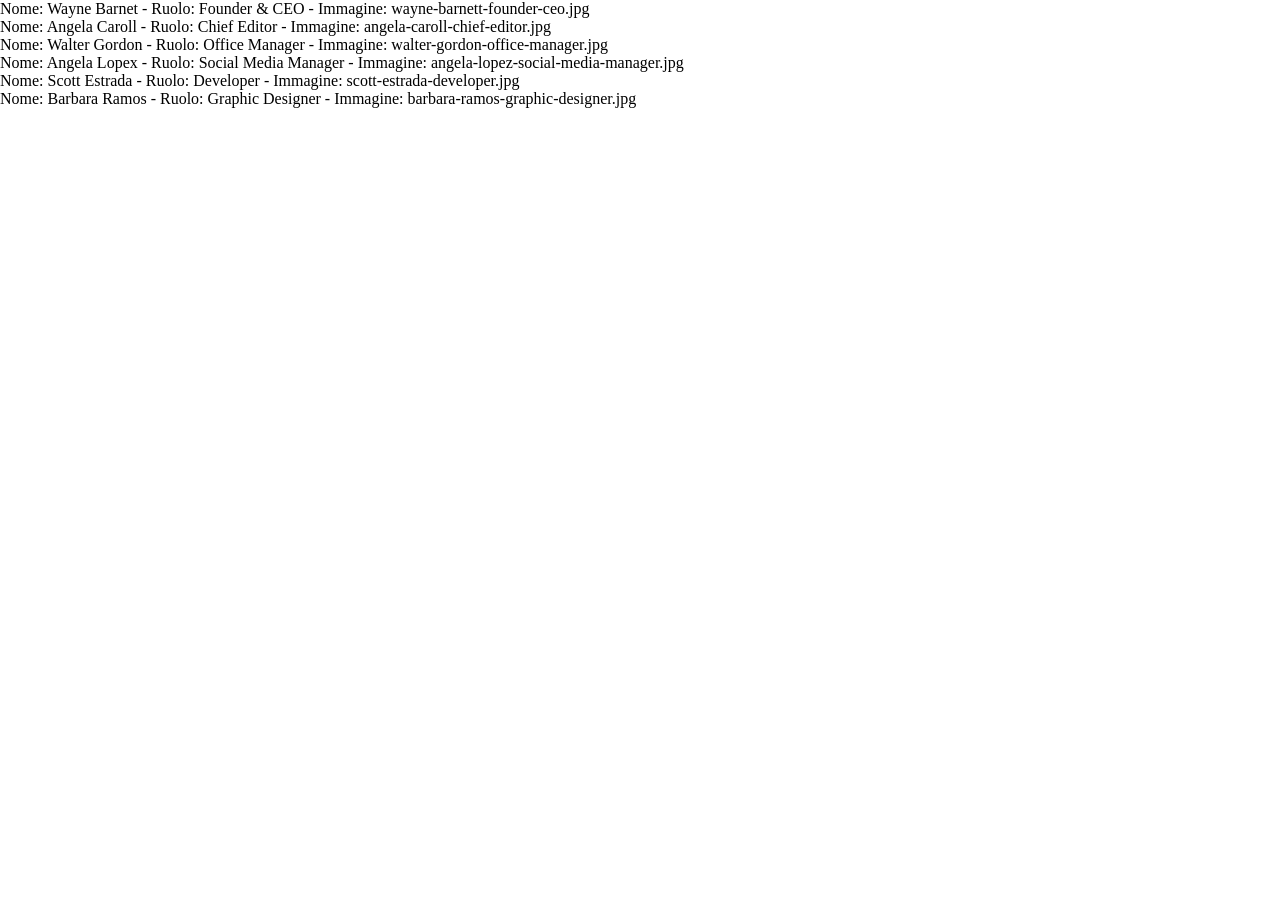
<file: index.html>
<!DOCTYPE html>
<html lang="en">
    <head>
        <meta charset="UTF-8">
        <meta http-equiv="X-UA-Compatible" content="IE=edge">
        <meta name="viewport" content="width=device-width, initial-scale=1.0">
        <link rel="stylesheet" href="./css/style.css">
        <title>Document</title>
    </head>
    <body>
        <div id="container">

        </div>
        <script src="./js/script.js"></script>
    </body>
</html>
</file>
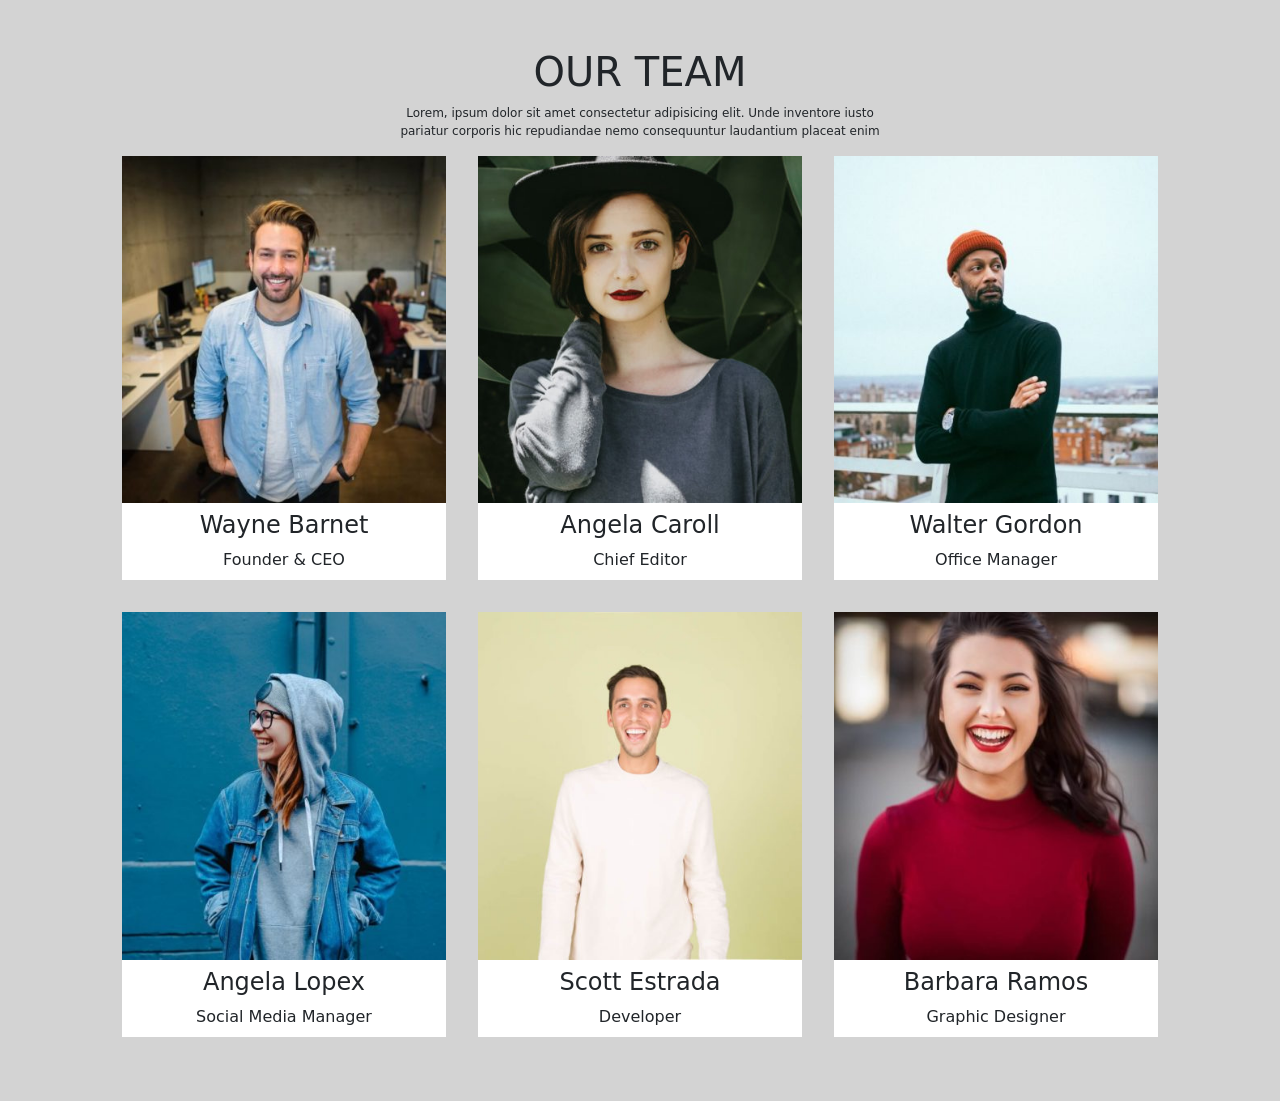
<file: bonus/index.html>
<!DOCTYPE html>
<html lang="en">
    <head>
        <meta charset="UTF-8">
        <meta http-equiv="X-UA-Compatible" content="IE=edge">
        <meta name="viewport" content="width=device-width, initial-scale=1.0">
        <!-- CSS only -->
        <link href="https://cdn.jsdelivr.net/npm/bootstrap@5.2.3/dist/css/bootstrap.min.css" rel="stylesheet" integrity="sha384-rbsA2VBKQhggwzxH7pPCaAqO46MgnOM80zW1RWuH61DGLwZJEdK2Kadq2F9CUG65" crossorigin="anonymous">
        <!-- JavaScript Bundle with Popper -->
        <script src="https://cdn.jsdelivr.net/npm/bootstrap@5.2.3/dist/js/bootstrap.bundle.min.js" integrity="sha384-kenU1KFdBIe4zVF0s0G1M5b4hcpxyD9F7jL+jjXkk+Q2h455rYXK/7HAuoJl+0I4" crossorigin="anonymous"></script>
        <link rel="stylesheet" href="./css/style.css">
        <title>Document</title>
    </head>
    <body>
        <div class="container text-center p-5">
            <div class="row justify-content-center">
                <div class="col-6">
                    <h1>OUR TEAM</h1>
                    <p class="font-size-12">
                        Lorem, ipsum dolor sit amet consectetur adipisicing elit. Unde inventore iusto pariatur corporis hic repudiandae nemo consequuntur laudantium placeat enim
                    </p>
                </div>
            </div>
            <div id="row-card" class="row">
                
            </div>
        </div>
        <script src="./js/script.js"></script>
    </body>
</html>
</file>
<file: css/style.css>
*{
    padding: 0;
    margin: 0;
    box-sizing: border-box;
}
</file>
<file: bonus/css/style.css>
*{
    padding: 0;
    margin: 0;
    box-sizing: border-box;
}

body{
    background-color: lightgray;
}

img{
    width: 100%;
}

p{
    margin-bottom: 0px;
}

.font-size-12{
    font-size: 12px;
}
</file>
